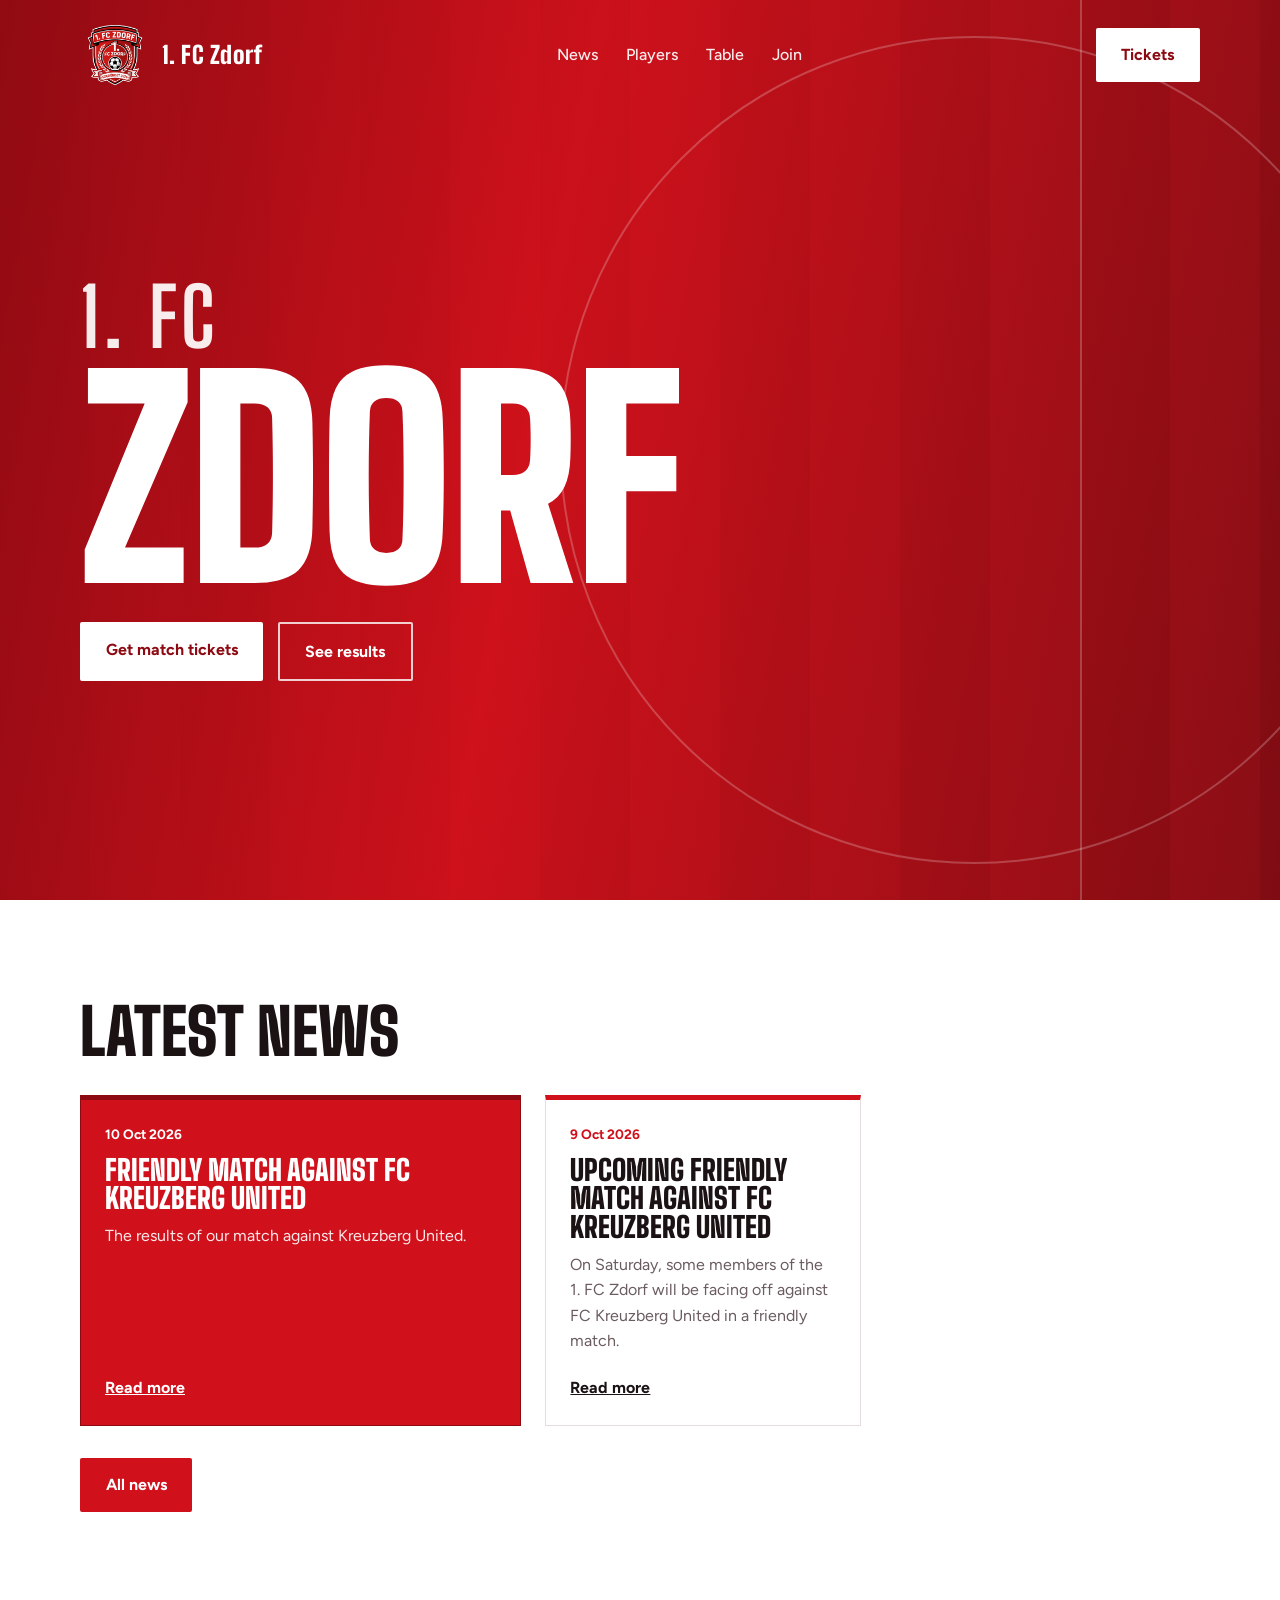
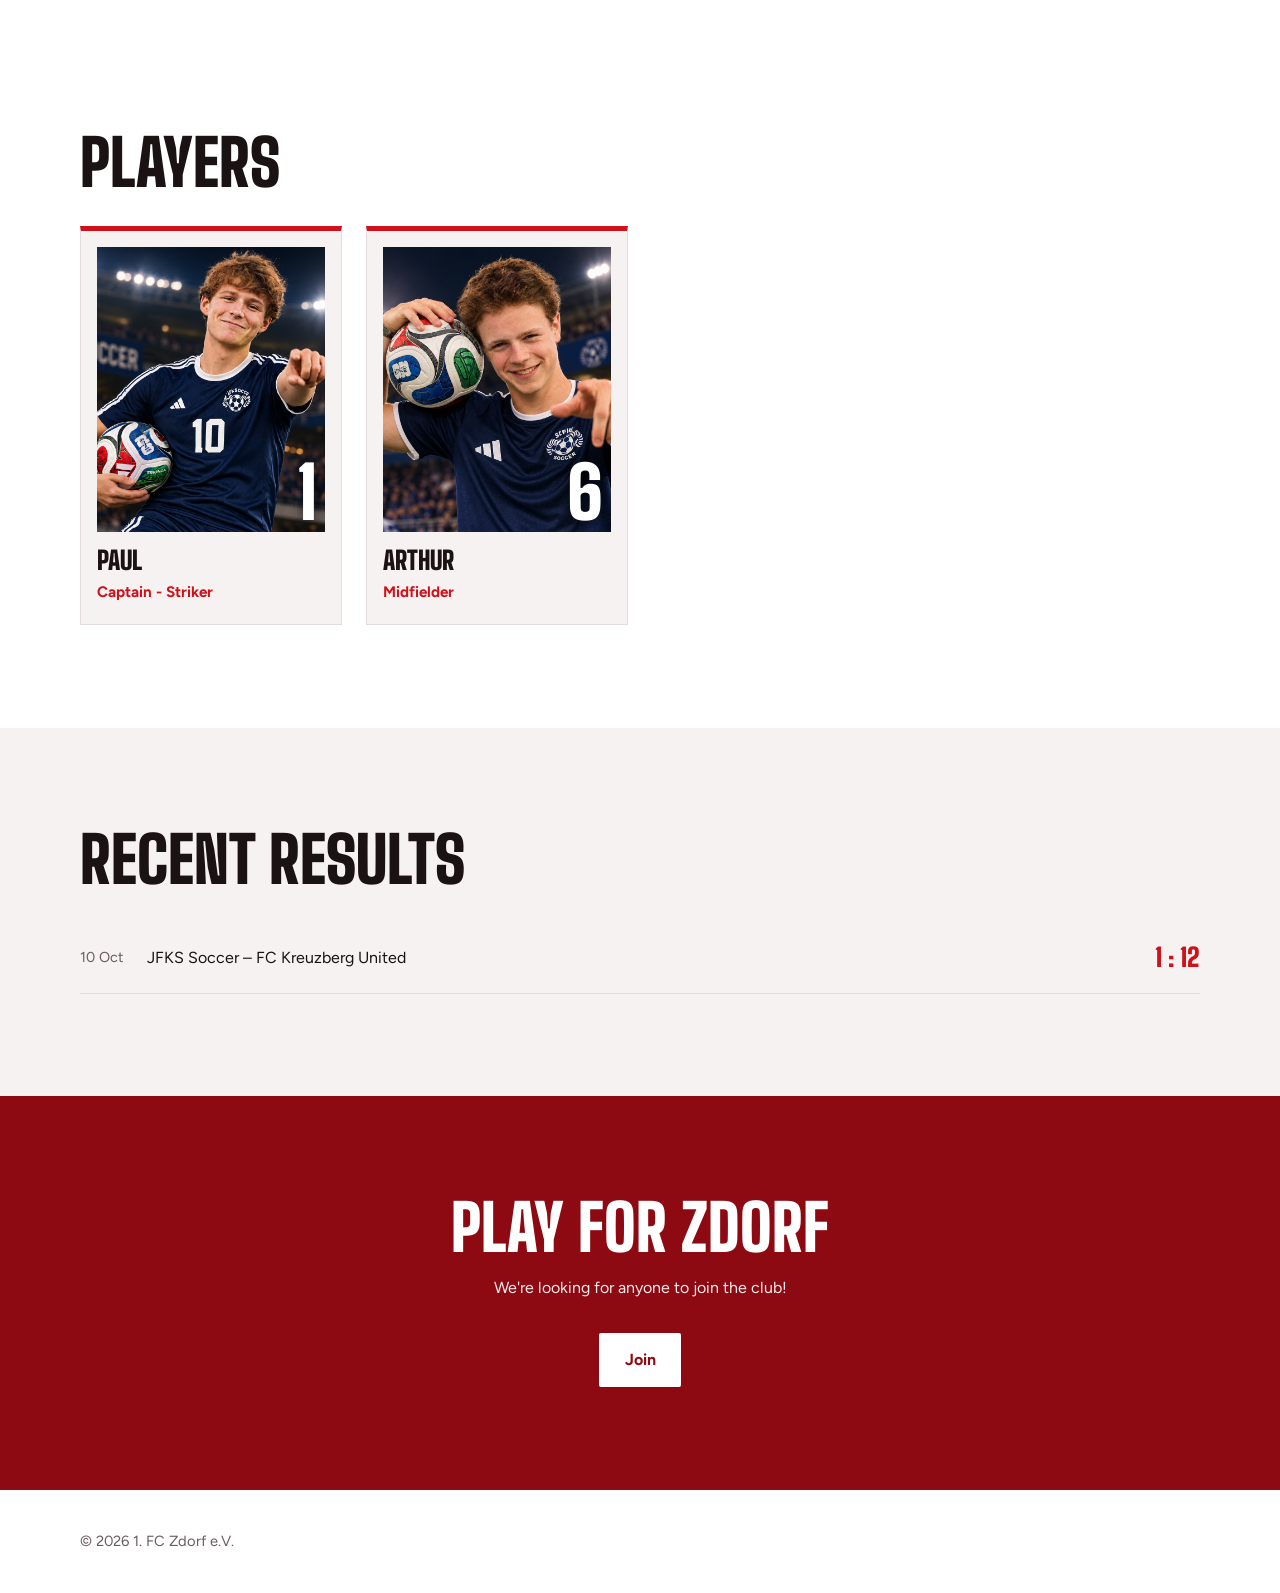
<file: index.html>
<!DOCTYPE html>
<html lang="en">

<head>
    <meta charset="utf-8">
    <meta name="viewport" content="width=device-width, initial-scale=1, viewport-fit=cover">
    <title>1. FC Zdorf</title>
    <link rel="preconnect" href="https://fonts.googleapis.com">
    <link rel="preconnect" href="https://fonts.gstatic.com" crossorigin>
    <link
        href="https://fonts.googleapis.com/css2?family=Big+Shoulders+Display:wght@700;900&family=Figtree:wght@400;500;700&display=swap"
        rel="stylesheet">
    <link rel="stylesheet" href="./css/root.css">
    <link rel="stylesheet" href="./css/index.css">
</head>

<body>

    <header class="hero" id="top">
        <nav>
            <div class="wrap">
                <a class="brand" href="#top" aria-label="1. FC Zdorf home">
                    <img class="crest" src="./assets/FC Zdorf Logo Transparent.png" alt="">
                    1. FC Zdorf
                </a>
                <ul>
                    <li><a href="./news.html">News</a></li>
                    <li><a href="#players">Players</a></li>
                    <li><a href="#table">Table</a></li>
                    <li><a href="#join">Join</a></li>
                </ul>
                <a class="btn btn-white" href="./tickets.html">Tickets</a>
            </div>
        </nav>

        <div class="hero-body">
            <div class="wrap">
                <h1><small>1. FC</small><span>Zdorf</span></h1>
                <p class="lead"></p>
                <div class="cta">
                    <a class="btn btn-white" href="./tickets.html">Get match tickets</a>
                    <a class="btn btn-ghost" href="#table">See results</a>
                </div>
            </div>
        </div>

        <div class="matchbar" id="tickets" hidden>
            <div class="wrap">
                <b>Next match</b>
                <div class="teams"></div>
                <time></time>
            </div>
        </div>
    </header>

    <main>
        <section class="block" id="news">
            <div class="wrap">
                <h2>Latest news</h2>
                <div class="news" id="home-news" aria-live="polite"></div>
                <p style="margin-top:2rem"><a class="btn btn-red" href="./news.html">All news</a></p>
            </div>
        </section>

        <section class="block" id="players">
            <div class="wrap">
                <h2>Players</h2>
                <div class="players-track" tabindex="0" aria-label="Player cards"></div>
                <div class="players-dots" role="group" aria-label="Player carousel position"></div>
            </div>
        </section>

        <section class="block alt" id="table">
            <div class="wrap">
                <div>
                    <h2>Recent results</h2>
                    <div id="results"></div>
                </div>
            </div>
        </section>

        <section class="block join" id="join">
            <div class="wrap">
                <h2>Play for Zdorf</h2>
                <p>We're looking for anyone to join the club!
                </p>
                <a class="btn btn-white" href="mailto:fc.zdorf@gmail.com">Join</a>
            </div>
        </section>
    </main>

    <footer>
        <div class="wrap">
            <span>© 2026 1. FC Zdorf e.V.</span>
        </div>
    </footer>

</body>

<script src="./js/index.js"></script>

</html>
</file>
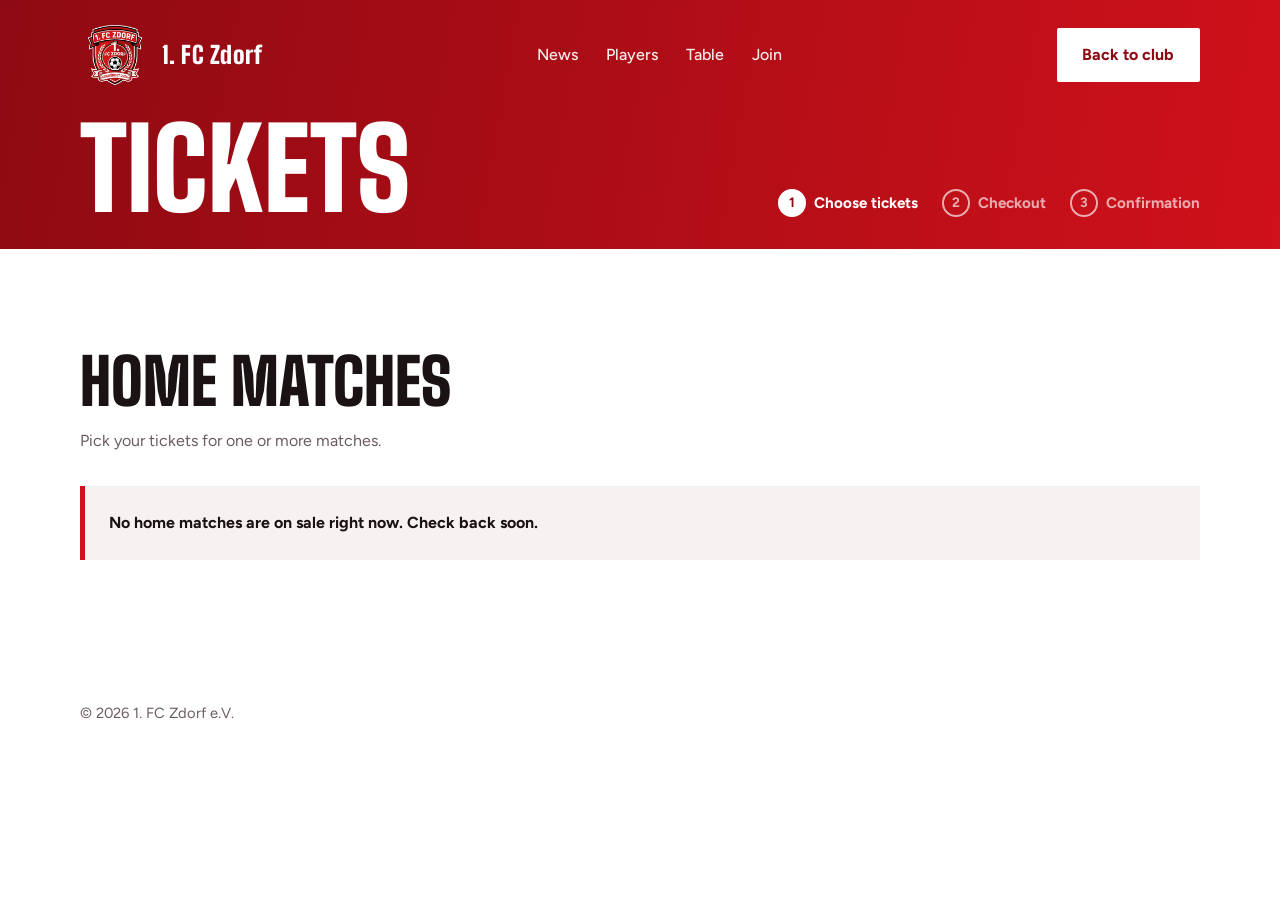
<file: tickets.html>
<!DOCTYPE html>
<html lang="en">

<head>
    <meta charset="utf-8">
    <meta name="viewport" content="width=device-width, initial-scale=1, viewport-fit=cover">
    <title>Tickets | 1. FC Zdorf</title>
    <link rel="preconnect" href="https://fonts.googleapis.com">
    <link rel="preconnect" href="https://fonts.gstatic.com" crossorigin>
    <link
        href="https://fonts.googleapis.com/css2?family=Big+Shoulders+Display:wght@700;900&family=Figtree:wght@400;500;700&display=swap"
        rel="stylesheet">
    <link rel="stylesheet" href="./css/root.css">
    <link rel="stylesheet" href="./css/index.css">
    <link rel="stylesheet" href="./css/tickets.css">
</head>

<body>

    <header class="tk-head">
        <nav>
            <div class="wrap">
                <a class="brand" href="./index.html" aria-label="1. FC Zdorf home">
                    <img class="crest" src="./assets/FC Zdorf Logo Transparent.png" alt="">
                    1. FC Zdorf
                </a>
                <ul>
                    <li><a href="./news.html">News</a></li>
                    <li><a href="./index.html#players">Players</a></li>
                    <li><a href="./index.html#table">Table</a></li>
                    <li><a href="./index.html#join">Join</a></li>
                </ul>
                <a class="btn btn-white" href="./index.html">Back to club</a>
            </div>
        </nav>

        <div class="wrap tk-title">
            <h1>Tickets</h1>
            <ol class="steps" id="steps" aria-label="Progress">
                <li data-step="tickets">Choose tickets</li>
                <li data-step="checkout">Checkout</li>
                <li data-step="done">Confirmation</li>
            </ol>
        </div>
    </header>

    <main>
        <!-- Step 1: choose tickets -->
        <section class="block" id="step-tickets">
            <div class="wrap">
                <h2 tabindex="-1">Home matches</h2>
                <p class="tk-intro">Pick your tickets for one or more matches.</p>
                <div class="tk-matches" id="matches"></div>
            </div>
        </section>

        <!-- Step 2: checkout -->
        <section class="block alt" id="step-checkout" hidden>
            <div class="wrap">
                <h2 tabindex="-1">Checkout</h2>
                <div class="tk-checkout">
                    <form id="checkout-form" novalidate>
                        <fieldset>
                            <legend>Your details</legend>
                            <div class="tk-row">
                                <label>First name
                                    <input name="first" autocomplete="given-name" required>
                                </label>
                                <label>Last name
                                    <input name="last" autocomplete="family-name" required>
                                </label>
                            </div>
                            <label>Email address
                                <input name="email" type="email" autocomplete="email" required
                                    aria-describedby="email-hint">
                            </label>
                        </fieldset>

                        <fieldset>
                            <legend>Payment method</legend>
                            <label class="tk-radio"><input type="radio" name="pay" value="card" checked> Credit or debit
                                card</label>
                            <label class="tk-radio"><input type="radio" name="pay" value="paypal"> PayPal</label>
                            <label class="tk-radio"><input type="radio" name="pay" value="sepa"> SEPA direct
                                debit</label>
                        </fieldset>

                        <label class="tk-check">
                            <input type="checkbox" name="terms" required>
                            <span>I accept the ticket terms and the stadium rules.</span>
                        </label>

                        <p class="tk-error" id="form-error" role="alert" hidden></p>

                        <div class="tk-actions">
                            <a class="btn btn-line" href="#tickets">Change tickets</a>
                            <button class="btn btn-red" type="submit" id="pay-btn">Pay</button>
                        </div>
                    </form>

                    <aside class="tk-summary" aria-labelledby="sum-title">
                        <h3 id="sum-title">Your order</h3>
                        <ul id="sum-lines"></ul>
                        <dl id="sum-totals"></dl>
                    </aside>
                </div>
            </div>
        </section>

        <!-- Step 3: confirmation -->
        <section class="block" id="step-done" hidden>
            <div class="wrap">
                <div class="tk-done">
                    <h2 tabindex="-1">You're in</h2>
                    <p id="done-msg"></p>
                    <div class="tk-receipt">
                        <h3 id="done-order"></h3>
                        <ul id="done-lines"></ul>
                        <dl id="done-totals"></dl>
                    </div>
                    <a class="btn btn-red" href="./index.html">Back to the club</a>
                </div>
            </div>
        </section>
    </main>

    <!-- Sticky basket bar (step 1 only) -->
    <div class="cartbar" id="cartbar" hidden>
        <div class="wrap">
            <div class="cartbar-info"><b id="cart-count">0 tickets</b><span id="cart-total"></span></div>
            <a class="btn btn-white" href="#checkout">Go to checkout</a>
        </div>
    </div>

    <footer>
        <div class="wrap">
            <span>© 2026 1. FC Zdorf e.V.</span>
        </div>
    </footer>

    <script src="./js/tickets.js"></script>
</body>

</html>
</file>
<file: css/root.css>
:root{
  --red:#D0111B; --red-deep:#8E0A12; --white:#fff;
  --bg:#fff; --bg-alt:#F6F2F1; --ink:#1B1213; --muted:#6B5C5E; --line:#E6DCDB; --muted-on-white:#4e4244;
  --display:'Big Shoulders Display','Arial Narrow',Impact,sans-serif;
  --body:'Figtree',system-ui,-apple-system,'Segoe UI',sans-serif;

  box-sizing:border-box;
  padding-top:env(safe-area-inset-top,0px);
  padding-bottom:env(safe-area-inset-bottom,0px);
}
</file>
<file: css/index.css>
:root {
    --hero-image: none;
}

@media (prefers-color-scheme: dark) {
    :root:not([data-theme="light"]) {
        --bg: #150E0F;
        --bg-alt: #1F1516;
        --ink: #F6EFEE;
        --muted: #B7A6A8;
        --line: #33262770
    }
}

:root[data-theme="dark"] {
    --bg: #150E0F;
    --bg-alt: #1F1516;
    --ink: #F6EFEE;
    --muted: #B7A6A8;
    --line: #33262770
}

html {
    scroll-padding-top: env(safe-area-inset-top, 0px);
    scroll-behavior: smooth
}

*,
*::before,
*::after {
    box-sizing: border-box
}

body {
    margin: 0;
    background: var(--bg);
    color: var(--ink);
    font-family: var(--body);
    line-height: 1.6;
    -webkit-font-smoothing: antialiased
}

a {
    color: inherit
}

:focus-visible {
    outline: 3px solid var(--red);
    outline-offset: 3px
}

.wrap {
    width: min(1120px, 100% - 2.5rem);
    margin-inline: auto
}

/* ---------- Hero ---------- */
.hero {
    position: relative;
    min-height: 100vh;
    min-height: 100svh;
    color: #fff;
    overflow: hidden;
    display: flex;
    flex-direction: column;
    background:
        linear-gradient(100deg, rgba(142, 10, 18, .94) 0%, rgba(208, 17, 27, .78) 42%, rgba(20, 6, 8, .35) 100%),
        var(--hero-image),
        repeating-linear-gradient(90deg, #B90F18 0 90px, #C8121C 90px 180px);
    background-size: cover;
    background-position: center;
}

/* pitch line: halfway line + centre circle, shown while no image is set */
.hero::before {
    content: "";
    position: absolute;
    right: -12vmin;
    top: 50%;
    width: 92vmin;
    height: 92vmin;
    translate: 0 -50%;
    border: 2px solid rgba(255, 255, 255, .22);
    border-radius: 50%;
    pointer-events: none;
}

.hero::after {
    content: "";
    position: absolute;
    right: calc(34vmin - 12vmin);
    top: 0;
    bottom: 0;
    width: 2px;
    background: rgba(255, 255, 255, .22);
    pointer-events: none;
}

nav {
    position: relative;
    z-index: 2;
    padding-top: 1.25rem
}

nav .wrap {
    display: flex;
    align-items: center;
    justify-content: space-between;
    gap: 1rem
}

.brand {
    display: flex;
    align-items: center;
    gap: .75rem;
    text-decoration: none;
    font-family: var(--display);
    font-weight: 900;
    font-size: 1.5rem;
    letter-spacing: .02em
}

.crest {
    height: 70px;
}

nav ul {
    display: flex;
    gap: 1.75rem;
    list-style: none;
    margin: 0;
    padding: 0;
    font-weight: 500
}

nav ul a {
    text-decoration: none;
    opacity: .92;
    padding: .25rem 0;
    border-bottom: 2px solid transparent
}

nav ul a:hover {
    border-color: #fff
}

.btn {
    display: inline-block;
    font-weight: 700;
    text-decoration: none;
    padding: .9rem 1.6rem;
    border-radius: 2px;
    transition: transform .15s, background .15s, color .15s
}

.btn-white {
    background: #fff;
    color: var(--red-deep)
}

.btn-white:hover {
    transform: translateY(-2px)
}

.btn-ghost {
    border: 2px solid rgba(255, 255, 255, .8);
    color: #fff
}

.btn-ghost:hover {
    background: #fff;
    color: var(--red-deep)
}

.btn-red {
    background: var(--red);
    color: #fff
}

.btn-red:hover {
    background: var(--red-deep)
}

.hero-body {
    position: relative;
    z-index: 2;
    flex: 1;
    display: flex;
    align-items: center;
    padding: 3rem 0 5rem
}

.hero h1 {
    margin: 0;
    font-family: var(--display);
    font-weight: 900;
    line-height: .82;
    text-transform: uppercase;
    font-size: clamp(5rem, 21vw, 19rem);
    letter-spacing: -.01em;
}

.hero h1 small {
    display: block;
    font-size: .3em;
    letter-spacing: .06em;
    line-height: 1;
    margin-bottom: .15em;
    font-weight: 700;
    opacity: .92
}

.hero h1 span {
    display: block;
    animation: rise .9s cubic-bezier(.2, .8, .2, 1) both
}

@keyframes rise {
    from {
        opacity: 0;
        transform: translateY(40px)
    }

    to {
        opacity: 1;
        transform: none
    }
}

.hero p.lead {
    max-width: 34ch;
    font-size: clamp(1.05rem, 2vw, 1.35rem);
    margin: 1.75rem 0 2rem;
    opacity: .95
}

.cta {
    display: flex;
    flex-wrap: wrap;
    gap: .9rem
}

.matchbar {
    position: relative;
    z-index: 2;
    background: #fff;
    color: var(--ink);
    border-top: 6px solid var(--red-deep)
}

.matchbar .wrap {
    display: grid;
    grid-template-columns: auto 1fr auto;
    align-items: center;
    gap: 1.5rem;
    padding-block: 1.1rem
}

.matchbar b {
    font-family: var(--display);
    font-size: 1.5rem;
    font-weight: 900;
    text-transform: uppercase;
    line-height: 1;
    color: var(--muted);
}

.matchbar .teams {
    font-family: var(--display);
    font-size: clamp(1.4rem, 3vw, 2rem);
    font-weight: 900;
    text-transform: uppercase;
    line-height: 1;
    color: var(--muted-on-white);
}

.matchbar .teams i {
    font-style: normal;
    color: var(--red);
    padding-inline: .5rem
}

.matchbar time {
    color: var(--red);
    font-size: 1.05rem;
    font-weight: bold;
    text-align: right
}

/* ---------- Sections ---------- */
section.block {
    padding: clamp(3.5rem, 8vw, 6.5rem) 0
}

section.alt {
    background: var(--bg-alt)
}

h2 {
    font-family: var(--display);
    font-weight: 900;
    text-transform: uppercase;
    font-size: clamp(2.4rem, 6vw, 4rem);
    line-height: .95;
    margin: 0 0 2rem
}

.news {
    display: grid;
    grid-template-columns: 1.4fr 1fr 1fr;
    gap: 1.5rem
}

.card {
    background: var(--bg);
    border: 1px solid var(--line);
    border-top: 5px solid var(--red);
    padding: 1.5rem;
    display: flex;
    flex-direction: column;
    gap: .6rem
}

.card.feature {
    background: var(--red);
    color: #fff;
    border-color: var(--red-deep)
}

.card h3 {
    font-family: var(--display);
    font-size: 1.8rem;
    line-height: 1;
    margin: 0;
    font-weight: 900;
    text-transform: uppercase
}

.card p {
    margin: 0;
    color: var(--muted)
}

.card.feature p {
    color: rgba(255, 255, 255, .9)
}

.card time {
    font-size: .85rem;
    font-weight: 700;
    color: var(--red)
}

.card.feature time {
    color: #fff
}

.card a {
    margin-top: auto;
    font-weight: 700;
    padding-top: .75rem
}

.two {
    display: grid;
    grid-template-columns: 1fr 1fr;
    gap: clamp(2rem, 5vw, 4rem)
}

table {
    width: 100%;
    border-collapse: collapse;
    font-variant-numeric: tabular-nums
}

th,
td {
    padding: .75rem .5rem;
    text-align: left;
    border-bottom: 1px solid var(--line)
}

th {
    font-size: .85rem;
    color: var(--muted);
    font-weight: 700
}

td.num,
th.num {
    text-align: right
}

tr.us td {
    background: var(--red);
    color: #fff;
    font-weight: 700
}

.res {
    display: grid;
    grid-template-columns: 3.2rem 1fr auto;
    gap: 1rem;
    align-items: center;
    padding: .9rem 0;
    border-bottom: 1px solid var(--line)
}

.res .d {
    color: var(--muted);
    font-size: .9rem
}

.res .score {
    font-family: var(--display);
    font-weight: 900;
    font-size: 1.6rem
}

.res .score.w {
    color: var(--red)
}

.join {
    background: var(--red-deep);
    color: #fff;
    text-align: center
}

.join h2 {
    margin-bottom: 1rem
}

.join p {
    max-width: 46ch;
    margin: 0 auto 2rem;
    opacity: .92
}

/* ---------- Players ---------- */
.players-track {
    --gap: 1.5rem;
    display: flex;
    gap: var(--gap);
    overflow-x: auto;
    scroll-snap-type: x mandatory;
    scrollbar-width: none;
    -webkit-overflow-scrolling: touch;
}

.players-track::-webkit-scrollbar {
    display: none
}

.player {
    flex: 0 0 calc((100% - 3 * var(--gap)) / 4);
    scroll-snap-align: start;
    background: var(--bg-alt);
    border: 1px solid var(--line);
    border-top: 5px solid var(--red);
    padding: 1rem 1rem 1.25rem
}

.player .photo {
    position: relative;
    aspect-ratio: 4 / 5;
    overflow: hidden;
    background: var(--line);
    margin-bottom: 1rem
}

.player .photo img {
    width: 100%;
    height: 100%;
    object-fit: cover;
    display: block
}

.player .number {
    position: absolute;
    right: .5rem;
    bottom: .25rem;
    font-family: var(--display);
    font-weight: 900;
    font-size: 4.5rem;
    line-height: 1;
    color: #fff;
    text-shadow: 0 2px 12px rgba(0, 0, 0, .55)
}

.player h3 {
    margin: 0;
    font-family: var(--display);
    font-weight: 900;
    font-size: 1.6rem;
    line-height: 1;
    text-transform: uppercase
}

.player p {
    margin: .4rem 0 0;
    color: var(--red);
    font-weight: 700;
    font-size: .95rem
}

.players-dots {
    display: flex;
    justify-content: center;
    gap: .25rem;
    margin-top: 1.25rem
}

.players-dots[hidden] {
    display: none
}

.players-dots button {
    /* 24px tap target, small visible dot via ::before */
    width: 24px;
    height: 24px;
    padding: 0;
    border: 0;
    background: none;
    cursor: pointer;
    display: grid;
    place-items: center
}

.players-dots button::before {
    content: "";
    width: 10px;
    height: 10px;
    border-radius: 999px;
    background: var(--muted);
    opacity: .4;
    transition: width .25s, opacity .25s, background .25s
}

.players-dots button:hover::before {
    opacity: .8
}

.players-dots button[aria-current="true"]::before {
    width: 26px;
    background: var(--red);
    opacity: 1
}

@media (prefers-reduced-motion:reduce) {
    .players-dots button::before {
        transition: none
    }
}

@media (max-width:860px) {
    .player {
        flex-basis: calc((100% - var(--gap)) / 2)
    }
}

@media (max-width:480px) {
    .player {
        flex-basis: 78%
    }
}

footer {
    padding: 2.5rem 0;
    color: var(--muted);
    font-size: .92rem
}

footer .wrap {
    display: flex;
    flex-wrap: wrap;
    justify-content: space-between;
    gap: 1rem
}

@media (max-width:860px) {
    nav ul {
        display: none
    }

    .news,
    .two {
        grid-template-columns: 1fr
    }

    .matchbar .wrap {
        grid-template-columns: 1fr;
        gap: .4rem
    }

    .matchbar time {
        text-align: left
    }

    .hero::after {
        display: none
    }
}

@media (prefers-reduced-motion:reduce) {
    .hero h1 span {
        animation: none
    }

    html {
        scroll-behavior: auto
    }
}
</file>
<file: css/tickets.css>
/* Tickets page. Builds on root.css + index.css (nav, .btn, .wrap, h2, footer, tokens). */

[hidden] { display: none !important }

:root {
    --field-line: color-mix(in srgb, var(--muted) 55%, transparent);
}

/* ---------- Header ---------- */
.tk-head {
    background: linear-gradient(100deg, var(--red-deep) 0%, var(--red) 100%);
    color: #fff;
    padding-bottom: 2rem
}

.tk-title {
    display: flex;
    flex-wrap: wrap;
    align-items: flex-end;
    justify-content: space-between;
    gap: 1.25rem 2rem;
    padding-top: 2rem
}

.tk-title h1 {
    margin: 0;
    font-family: var(--display);
    font-weight: 900;
    text-transform: uppercase;
    font-size: clamp(3.5rem, 11vw, 7rem);
    line-height: .85
}

.steps {
    display: flex;
    flex-wrap: wrap;
    gap: .75rem 1.5rem;
    margin: 0;
    padding: 0;
    list-style: none;
    counter-reset: step;
    font-weight: 700;
    font-size: .95rem
}

.steps li {
    display: flex;
    align-items: center;
    gap: .5rem;
    opacity: .65
}

.steps li::before {
    counter-increment: step;
    content: counter(step);
    display: grid;
    place-items: center;
    width: 1.75rem;
    height: 1.75rem;
    border: 2px solid currentColor;
    border-radius: 50%;
    font-size: .85rem
}

.steps li.is-done { opacity: .9 }

.steps li.is-done::before {
    content: "✓";
}

.steps li[aria-current="step"] { opacity: 1 }

.steps li[aria-current="step"]::before {
    background: #fff;
    border-color: #fff;
    color: var(--red-deep)
}

h2:focus { outline: none }

.tk-intro {
    max-width: 56ch;
    margin: -1rem 0 2rem;
    color: var(--muted)
}

/* ---------- Matches ---------- */
.tk-matches {
    display: grid;
    gap: 1.5rem
}

.tk-match {
    background: var(--bg-alt);
    border: 1px solid var(--line);
    border-top: 5px solid var(--red)
}

.tk-mhead {
    display: grid;
    grid-template-columns: auto 1fr auto;
    align-items: center;
    gap: 1.25rem;
    padding: 1.25rem 1.5rem
}

.tk-date {
    display: grid;
    place-items: center;
    width: 4.5rem;
    padding: .5rem 0;
    background: var(--red);
    color: #fff;
    font-family: var(--display);
    font-weight: 900;
    text-transform: uppercase;
    line-height: 1
}

.tk-date b { font-size: 2.4rem }
.tk-date span { font-size: 1rem; letter-spacing: .04em }

.tk-mhead h3 {
    margin: 0;
    font-family: var(--display);
    font-weight: 900;
    text-transform: uppercase;
    font-size: clamp(1.5rem, 3.4vw, 2.2rem);
    line-height: 1
}

.tk-mhead h3 i {
    font-style: normal;
    color: var(--red);
    padding-inline: .4rem
}

.tk-mhead p {
    margin: .35rem 0 0;
    color: var(--muted)
}

.tk-tag {
    background: var(--ink);
    color: var(--bg);
    font-weight: 700;
    font-size: .85rem;
    padding: .3rem .7rem;
    border-radius: 2px
}

.tk-cats {
    list-style: none;
    margin: 0;
    padding: 0 1.5rem
}

.tk-cat {
    display: grid;
    grid-template-columns: 1fr auto auto;
    align-items: center;
    gap: 1.25rem;
    padding: 1rem 0;
    border-top: 1px solid var(--line)
}

.tk-cname b { display: block }

.tk-cname small {
    color: var(--muted);
    font-size: .9rem
}

.tk-cname em {
    font-style: normal;
    font-weight: 700;
    color: var(--red)
}

.tk-price {
    font-family: var(--display);
    font-weight: 900;
    font-size: 1.6rem;
    min-width: 5ch;
    text-align: right
}

.tk-sold {
    min-width: 7.5rem;
    text-align: center;
    color: var(--muted);
    font-weight: 700
}

.tk-step {
    display: inline-flex;
    align-items: center;
    border: 2px solid var(--field-line);
    border-radius: 2px;
    background: var(--bg)
}

.tk-cat.has .tk-step { border-color: var(--red) }

.tk-step button {
    width: 2.75rem;
    height: 2.75rem;
    border: 0;
    background: none;
    color: var(--ink);
    font: inherit;
    font-size: 1.4rem;
    font-weight: 700;
    cursor: pointer
}

.tk-step button:hover:not(:disabled) { background: var(--red); color: #fff }
.tk-step button:disabled { opacity: .3; cursor: not-allowed }

.tk-step output {
    min-width: 2.2rem;
    text-align: center;
    font-weight: 700;
    font-variant-numeric: tabular-nums
}

/* ---------- Basket bar ---------- */
.cartbar {
    position: fixed;
    inset: auto 0 0 0;
    z-index: 10;
    background: var(--red-deep);
    color: #fff;
    padding-bottom: env(safe-area-inset-bottom, 0px);
    box-shadow: 0 -6px 24px rgba(0, 0, 0, .25)
}

.cartbar .wrap {
    display: flex;
    align-items: center;
    justify-content: space-between;
    gap: 1rem;
    padding-block: .9rem
}

.cartbar-info {
    display: flex;
    flex-wrap: wrap;
    align-items: baseline;
    gap: .25rem 1rem
}

.cartbar-info b { font-family: var(--display); font-size: 1.6rem; font-weight: 900; text-transform: uppercase }
.cartbar-info span { font-weight: 500; opacity: .9 }

body.has-cartbar main { padding-bottom: 5rem }

/* ---------- Checkout ---------- */
.tk-checkout {
    display: grid;
    grid-template-columns: 1.3fr 1fr;
    gap: clamp(2rem, 5vw, 4rem);
    align-items: start
}

fieldset {
    margin: 0 0 2rem;
    padding: 0;
    border: 0
}

legend {
    padding: 0;
    margin-bottom: 1rem;
    font-family: var(--display);
    font-weight: 900;
    text-transform: uppercase;
    font-size: 1.6rem
}

.tk-row {
    display: grid;
    grid-template-columns: 1fr 1fr;
    gap: 1rem
}

label {
    display: block;
    margin-bottom: 1rem;
    font-weight: 700;
    font-size: .95rem
}

label small {
    display: block;
    margin-top: .3rem;
    font-weight: 400;
    color: var(--muted)
}

input:not([type="radio"], [type="checkbox"]) {
    display: block;
    width: 100%;
    margin-top: .35rem;
    padding: .8rem .9rem;
    font: inherit;
    font-weight: 400;
    color: var(--ink);
    background: var(--bg);
    border: 2px solid var(--field-line);
    border-radius: 2px
}

input:not([type="radio"], [type="checkbox"]):focus-visible { outline-offset: 0; border-color: var(--red) }
input[aria-invalid="true"] { border-color: var(--red) }

input[type="radio"], input[type="checkbox"] {
    width: 1.2rem;
    height: 1.2rem;
    margin: 0;
    accent-color: var(--red);
    flex: none
}

.tk-radio, .tk-check {
    display: flex;
    align-items: center;
    gap: .7rem;
    font-weight: 500
}

.tk-radio {
    padding: .85rem 1rem;
    margin-bottom: .6rem;
    background: var(--bg);
    border: 2px solid var(--field-line);
    border-radius: 2px;
    cursor: pointer
}

.tk-radio:has(input:checked) { border-color: var(--red) }
.tk-check { align-items: flex-start }

.tk-error {
    margin: 0 0 1rem;
    padding: .8rem 1rem;
    border-left: 5px solid var(--red);
    background: var(--bg);
    font-weight: 700
}

.tk-actions {
    display: flex;
    flex-wrap: wrap;
    justify-content: space-between;
    gap: 1rem
}

.btn { cursor: pointer; border: 0; font: inherit; font-weight: 700 }

.btn-line {
    border: 2px solid var(--field-line);
    color: var(--ink)
}

.btn-line:hover { border-color: var(--ink) }
.btn-red:disabled { opacity: .6; cursor: progress }

/* ---------- Order summary + receipt ---------- */
.tk-summary, .tk-receipt {
    background: var(--bg);
    border: 1px solid var(--line);
    border-top: 5px solid var(--red);
    padding: 1.5rem
}

.tk-summary { position: sticky; top: 1.5rem }

.tk-summary h3, .tk-receipt h3 {
    margin: 0 0 1rem;
    font-family: var(--display);
    font-weight: 900;
    text-transform: uppercase;
    font-size: 1.8rem;
    line-height: 1
}

.tk-summary ul, .tk-receipt ul { list-style: none; margin: 0; padding: 0 }

.sum-line {
    display: flex;
    justify-content: space-between;
    gap: 1rem;
    padding: .75rem 0;
    border-bottom: 1px solid var(--line)
}

.sum-line small { display: block; color: var(--muted) }
.sum-line > span:last-child { font-variant-numeric: tabular-nums; white-space: nowrap }

dl { margin: 1rem 0 0 }

dl div {
    display: flex;
    justify-content: space-between;
    padding: .25rem 0;
    font-variant-numeric: tabular-nums
}

dt, dd { margin: 0 }
dl .total { margin-top: .5rem; padding-top: .75rem; border-top: 2px solid var(--ink); font-weight: 900; font-size: 1.25rem }

/* ---------- Confirmation ---------- */
.tk-done { max-width: 40rem; margin-inline: auto }
.tk-done > p { margin: -1rem 0 2rem; font-size: 1.1rem }
.tk-receipt { margin-bottom: 2rem }

/* ---------- Responsive ---------- */
@media (max-width:860px) {
    .tk-checkout { grid-template-columns: 1fr }
    .tk-summary { position: static; order: -1 }
    .tk-mhead { grid-template-columns: auto 1fr }
    .tk-tag { grid-column: 1 / -1; justify-self: start }
}

@media (max-width:560px) {
    .tk-row { grid-template-columns: 1fr }
    .tk-cats { padding-inline: 1rem }
    .tk-mhead { padding-inline: 1rem }

    .tk-cat {
        grid-template-columns: 1fr auto;
        row-gap: .6rem
    }

    .tk-cname { grid-column: 1 / -1 }
    .tk-price { text-align: left }
    .tk-actions .btn { flex: 1; text-align: center }
}

.tk-status {
    margin: 0;
    padding: 1.5rem;
    background: var(--bg-alt);
    border-left: 5px solid var(--red);
    font-weight: 700
}
</file>
